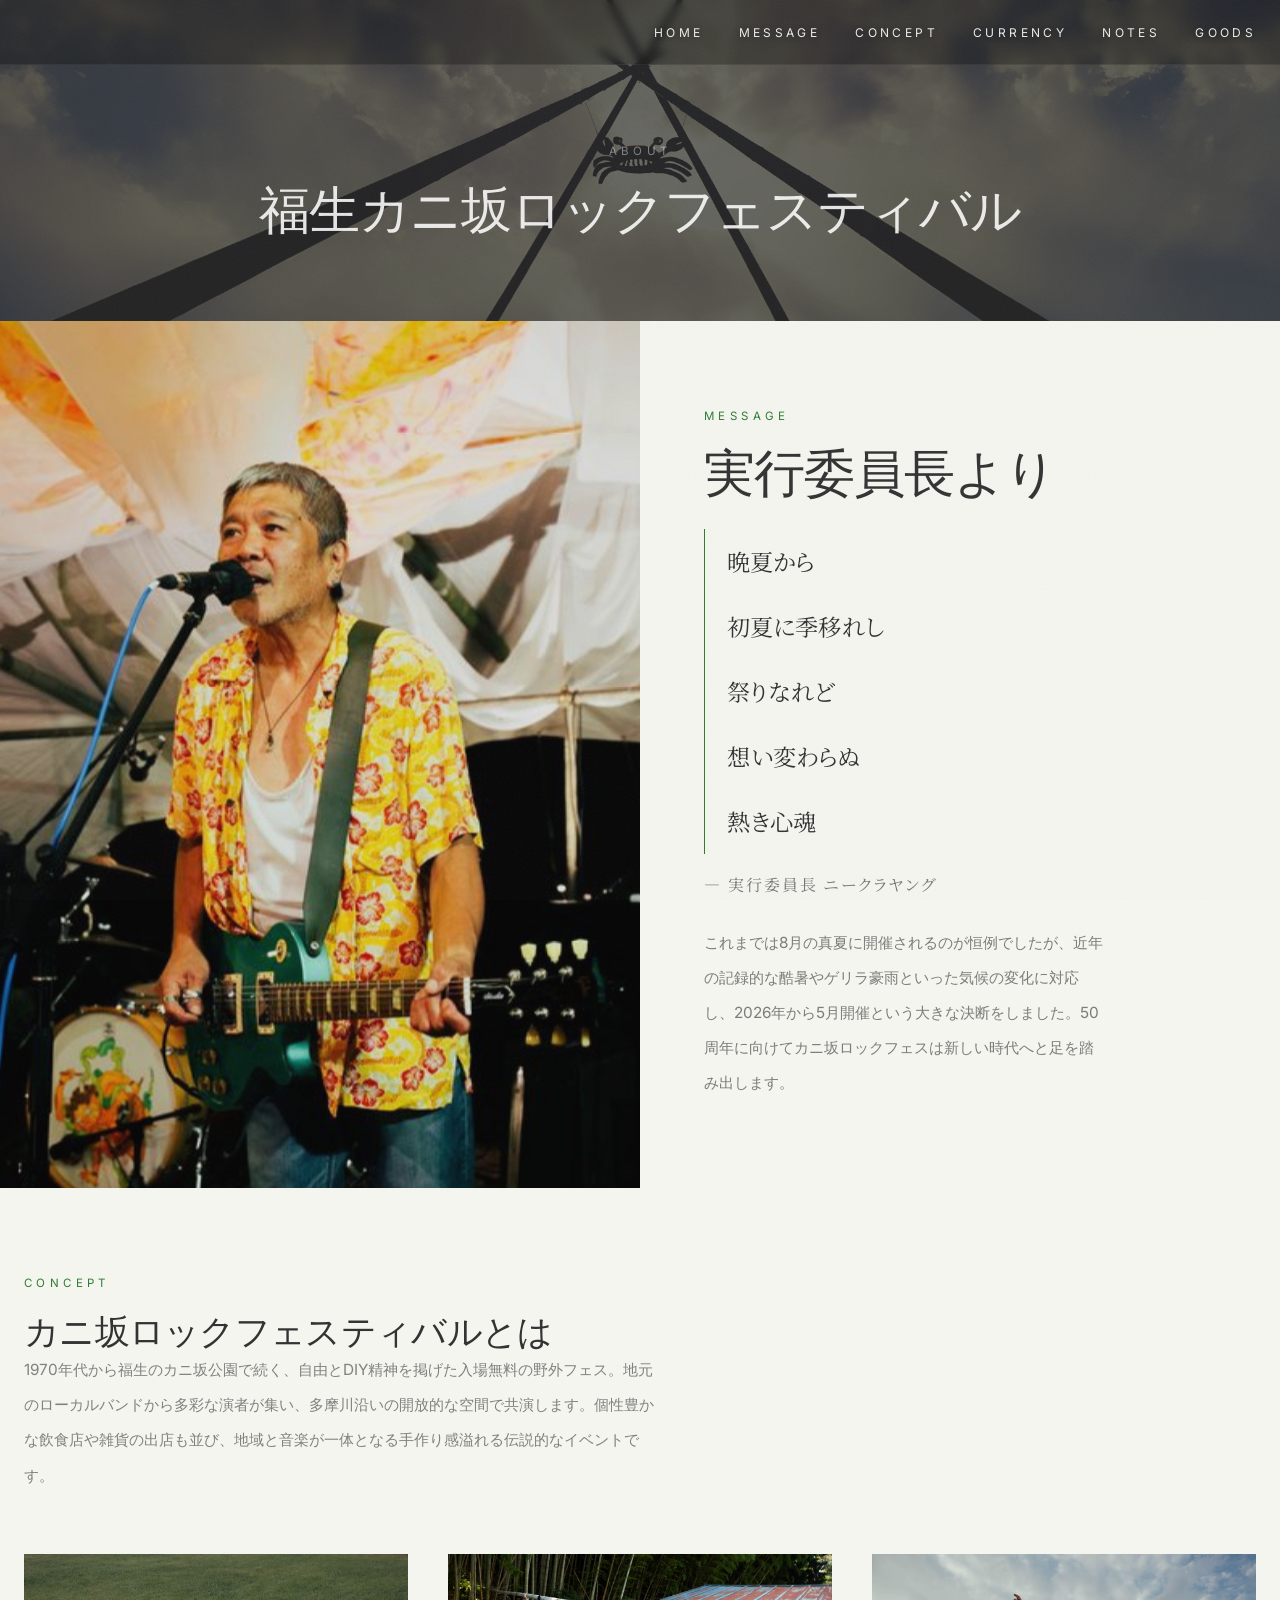
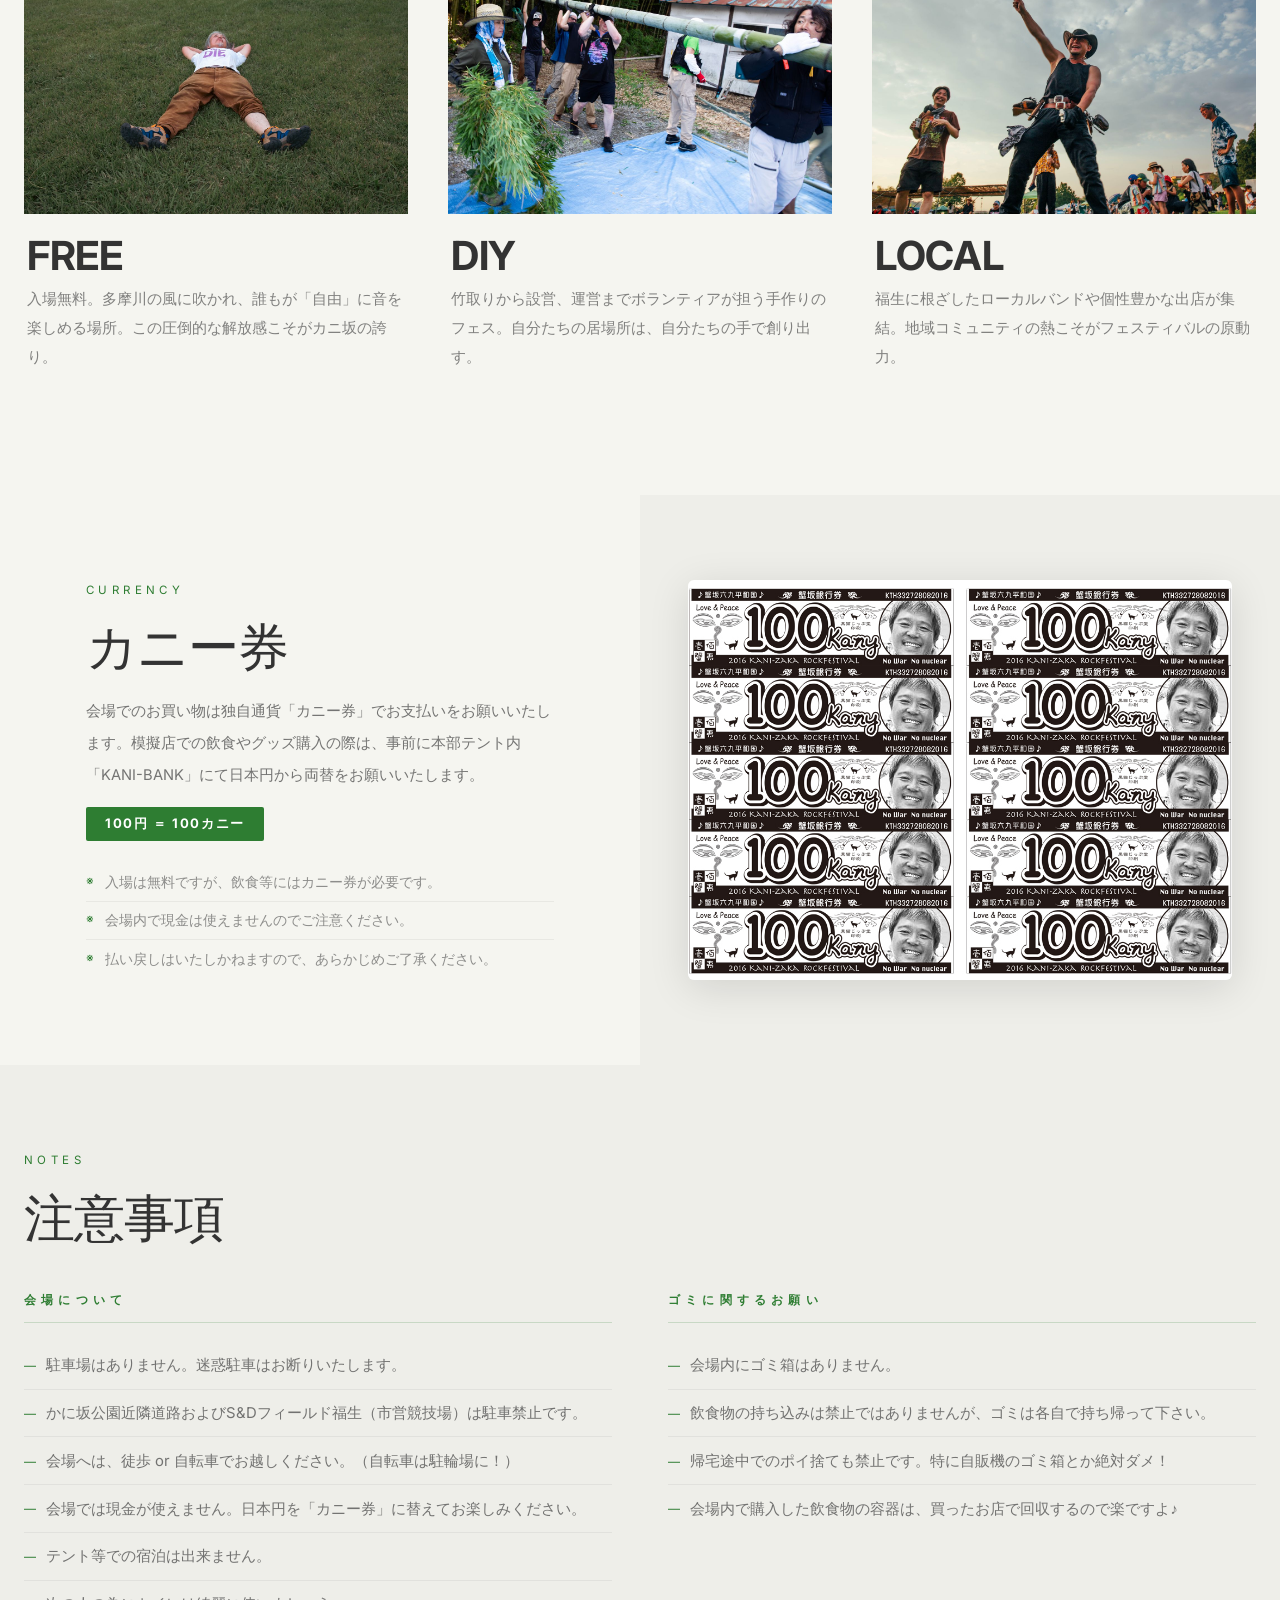
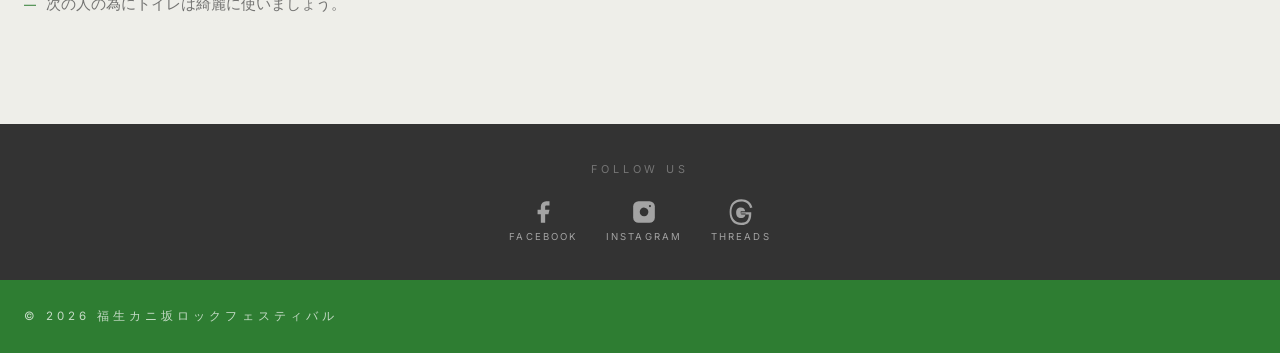
<file: about.html>
<!DOCTYPE html>
<html lang="ja">
<head>
  <meta charset="UTF-8">
  <meta name="viewport" content="width=device-width, initial-scale=1.0">
  <meta name="description" content="カニ坂ロックフェスティバルとは。1970年代から福生のカニ坂公園で続く、自由とDIY精神を掲げた入場無料の野外フェス。実行委員長メッセージ・フェスコンセプト・注意事項。">
  <meta property="og:title"       content="About — 福生カニ坂ロックフェスティバル 2026">
  <meta property="og:description" content="カニ坂ロックフェスティバルとは / 実行委員長より / 注意事項">
  <meta property="og:image"       content="images/kani.jpg">
  <title>About — 福生カニ坂ロックフェスティバル</title>

  <link rel="icon" href="favicon.ico" sizes="any">
  <link rel="icon" href="images/logo.png" type="image/png">

  <!-- Google tag (gtag.js) -->
  <script async src="https://www.googletagmanager.com/gtag/js?id=G-F64PRL9LPF"></script>
  <script>
    window.dataLayer = window.dataLayer || [];
    function gtag(){dataLayer.push(arguments);}
    gtag('js', new Date());
    gtag('config', 'G-F64PRL9LPF');
  </script>

  <link rel="preconnect" href="https://fonts.googleapis.com">
  <link rel="preconnect" href="https://fonts.gstatic.com" crossorigin>
  <link href="https://fonts.googleapis.com/css2?family=Inter:wght@300;400;500;600;700&family=Noto+Serif+JP:wght@400;700&display=swap" rel="stylesheet">

  <style>
    /* ═══ TOKENS ═══ */
    :root {
      --paper:   #F5F5F0;
      --paper2:  #EEEEE9;
      --ink:     #424242;
      --charcoal:#333333;
      --forest:  #2E7D32;
      --forest2: #388E3C;
      --ease-expo: cubic-bezier(0.22, 1, 0.36, 1);
    }

    /* ═══ RESET / BASE ═══ */
    *, *::before, *::after { box-sizing: border-box; margin: 0; padding: 0; }
    html { scroll-behavior: smooth; font-size: 16px; }
    body {
      font-family: 'Inter', 'Hiragino Kaku Gothic ProN', 'Hiragino Sans',
                   -apple-system, BlinkMacSystemFont, sans-serif;
      background: var(--paper);
      color: var(--ink);
      overflow-x: hidden;
      -webkit-font-smoothing: antialiased;
    }
    :lang(ja) { font-feature-settings: 'palt' 1; }
    a { text-decoration: none; color: inherit; }
    img { display: block; max-width: 100%; }
    ul { list-style: none; }

    ::-webkit-scrollbar { width: 3px; }
    ::-webkit-scrollbar-track { background: var(--paper); }
    ::-webkit-scrollbar-thumb { background: var(--forest); }

    /* ═══ GRAIN ═══ */
    #grain {
      position: fixed; inset: 0;
      width: 100vw; height: 100vh;
      pointer-events: none; z-index: 9999;
    }

    /* ═══ SCROLL REVEAL ═══ */
    .reveal {
      opacity: 0;
      transform: translateY(36px);
      transition: opacity 0.9s var(--ease-expo), transform 0.9s var(--ease-expo);
    }
    .reveal.visible       { opacity: 1; transform: none; }
    .reveal.d1.visible    { transition-delay: 0.12s; }
    .reveal.d2.visible    { transition-delay: 0.24s; }
    .reveal.d3.visible    { transition-delay: 0.36s; }

    /* ═══ LAYOUT ═══ */
    .container {
      max-width: 1280px;
      margin: 0 auto;
      padding: 0 1.5rem;
    }
    .eyebrow {
      display: block;
      font-size: 0.72rem;
      letter-spacing: 0.38em;
      text-transform: uppercase;
      color: var(--forest);
      margin-bottom: 1.2rem;
    }
    .section-heading {
      font-size: clamp(1.9rem, 4.5vw, 3.2rem);
      font-weight: 300;
      color: var(--charcoal);
      letter-spacing: -0.02em;
      line-height: 1.2;
    }

    /* ═══ SMART HEADER ═══ */
    .hdr {
      position: fixed;
      top: 0; left: 0; right: 0;
      z-index: 100;
      display: block;
      background: rgba(0,0,0,0.28);
      backdrop-filter: blur(4px);
      -webkit-backdrop-filter: blur(4px);
      transition: transform 0.42s var(--ease-expo), background-color 0.45s ease,
                  backdrop-filter 0.45s ease, border-color 0.45s ease;
      border-bottom: 1px solid rgba(255,255,255,0.06);
    }
    .hdr.scrolled {
      background: rgba(245,245,240,0.94);
      backdrop-filter: blur(18px);
      -webkit-backdrop-filter: blur(18px);
      border-bottom-color: rgba(66,66,66,0.08);
    }
    .hdr.hidden { transform: translateY(-110px); }

    .hdr-inner {
      max-width: 1280px;
      margin: 0 auto;
      padding: 0 1.5rem;
      width: 100%;
      height: 64px;
      display: flex;
      align-items: center;
      justify-content: space-between;
    }
    .hdr-brand {
      font-size: 0.75rem;
      letter-spacing: 0.38em;
      text-transform: uppercase;
      font-weight: 600;
      color: white;
      text-shadow: 0 1px 10px rgba(0,0,0,0.65);
      transition: color 0.45s ease, text-shadow 0.45s ease;
    }
    .hdr.scrolled .hdr-brand { color: var(--charcoal); text-shadow: none; }

    .hdr-nav { display: none; gap: 2.2rem; }
    .hdr-nav a {
      font-size: 0.75rem;
      letter-spacing: 0.28em;
      text-transform: uppercase;
      color: rgba(255,255,255,0.9);
      text-shadow: 0 1px 8px rgba(0,0,0,0.6);
      transition: color 0.3s ease, text-shadow 0.3s ease;
      position: relative;
    }
    .hdr-nav a::after {
      content: '';
      position: absolute;
      bottom: -2px; left: 0;
      height: 1px; width: 0;
      background: var(--forest);
      transition: width 0.32s var(--ease-expo);
    }
    .hdr-nav a:hover { color: var(--forest); }
    .hdr-nav a:hover::after { width: 100%; }
    .hdr.scrolled .hdr-nav a { color: rgba(66,66,66,0.65); text-shadow: none; }
    .hdr.scrolled .hdr-nav a:hover { color: var(--forest); }

    .hdr-ham {
      background: none; border: none; cursor: pointer;
      display: flex; flex-direction: column; gap: 6px; padding: 4px;
      color: white;
    }
    .hdr.scrolled .hdr-ham { color: var(--charcoal); }
    .hdr-ham span {
      display: block; width: 22px; height: 1.5px;
      background: currentColor;
      transition: transform 0.3s ease, opacity 0.3s ease;
      transform-origin: center;
    }
    .hdr-ham.open span:nth-child(1) { transform: translateY(7.5px) rotate(45deg); }
    .hdr-ham.open span:nth-child(2) { opacity: 0; }
    .hdr-ham.open span:nth-child(3) { transform: translateY(-7.5px) rotate(-45deg); }

    .hdr-mobile {
      max-height: 0; overflow: hidden;
      background: rgba(20,20,20,0.96);
      backdrop-filter: blur(16px);
      -webkit-backdrop-filter: blur(16px);
      border-top: 1px solid rgba(255,255,255,0.08);
      transition: max-height 0.4s var(--ease-expo);
    }
    .hdr.scrolled .hdr-mobile {
      background: rgba(245,245,240,0.98);
      border-top-color: rgba(66,66,66,0.08);
    }
    .hdr-mobile.open { max-height: 260px; }
    .hdr-mobile a {
      display: block; padding: 1rem 1.5rem;
      font-size: 0.82rem; letter-spacing: 0.24em; text-transform: uppercase;
      color: rgba(255,255,255,0.75);
      border-bottom: 1px solid rgba(255,255,255,0.07);
      transition: color 0.2s;
    }
    .hdr.scrolled .hdr-mobile a { color: rgba(66,66,66,0.72); border-bottom-color: rgba(66,66,66,0.07); }
    .hdr-mobile a:hover { color: var(--forest); }

    @media (min-width: 768px) {
      .hdr-nav  { display: flex; }
      .hdr-ham  { display: none !important; }
      .hdr-mobile { display: none !important; }
    }

    /* ═══ PAGE HERO (About) ═══ */
    .page-hero {
      position: relative;
      background: var(--charcoal);
      padding: 9rem 1.5rem 5rem;
      text-align: center;
      overflow: hidden;
    }
    .page-hero-bg {
      position: absolute;
      top: 0; left: 0; right: 0; bottom: 0;
      background-image: url('images/kani02.jpg');
      background-position: center 50%;
      background-size: cover;
      background-repeat: no-repeat;
      opacity: 0.28;
      z-index: 0;
    }
    .page-hero > *:not(.page-hero-bg) { position: relative; z-index: 1; }
    .page-hero .eyebrow { color: rgba(255,255,255,0.42); justify-content: center; display: block; }
    .page-hero h1 {
      font-size: clamp(1.35rem, 5vw, 3.2rem);
      font-weight: 300;
      letter-spacing: -0.02em;
      color: rgba(255,255,255,0.88);
      line-height: 1.25;
    }

    /* ═══ MESSAGE ═══ */
    .message {
      display: grid;
      grid-template-columns: 1fr;
      min-height: 82vh;
    }
    @media (min-width: 768px) {
      .message { grid-template-columns: 1fr 1fr; }
    }

    .msg-photo-col {
      position: relative;
      overflow: hidden;
      min-height: 56vw;
      order: 2;
    }
    @media (min-width: 768px) {
      .msg-photo-col { min-height: 0; order: 1; }
    }
    .msg-photo-wrap {
      position: absolute;
      left: 0; right: 0;
      top: -12%;
      height: 124%;
      will-change: transform;
    }
    .msg-photo-wrap img {
      width: 100%; height: 100%;
      object-fit: cover;
      object-position: top center;
    }
    .msg-photo-overlay {
      position: absolute; inset: 0;
      background: rgba(51,51,51,0.14);
    }

    .msg-text-col {
      background: var(--paper);
      display: flex;
      align-items: center;
      order: 1;
    }
    @media (min-width: 768px) { .msg-text-col { order: 2; } }
    .msg-text-inner {
      padding: 4.5rem 2rem 4.5rem;
      width: 100%;
      max-width: 520px;
    }
    @media (min-width: 768px) {
      .msg-text-inner {
        padding: 5.5rem 3.5rem 5.5rem clamp(2rem, 5vw, 5rem);
      }
    }
    .msg-poem {
      font-family: 'Noto Serif JP', 'Hiragino Mincho ProN', serif;
      font-size: clamp(1.1rem, 2.4vw, 1.45rem);
      line-height: 2.8;
      color: var(--charcoal);
      border-left: 1px solid var(--forest);
      padding-left: 1.4rem;
      margin: 0 0 1.2rem;
    }
    .msg-attr {
      font-size: 1rem;
      letter-spacing: 0.12em;
      color: rgba(66,66,66,0.72);
      font-family: 'Noto Serif JP', serif;
      margin-bottom: 1.8rem;
    }
    .msg-body {
      font-size: 0.96rem;
      line-height: 2.28;
      color: rgba(66,66,66,0.68);
    }

    @media (max-width: 767px) {
      .msg-photo-col { min-height: 72vw; }
      .msg-text-inner { padding: 3rem 1.2rem 3rem; }
      .msg-poem { font-size: clamp(1rem, 4.5vw, 1.2rem); line-height: 2.5; }
    }

    /* ═══ CONCEPT / ABOUT ═══ */
    .concept {
      background: var(--paper);
      padding: 5.5rem 0 6rem;
    }
    @media (max-width: 767px) {
      .concept { padding: 3.5rem 0 3rem; }
    }
    .concept-header {
      margin-bottom: 3.8rem;
      max-width: 640px;
    }
    .concept-intro {
      font-size: 0.96rem;
      line-height: 2.3;
      color: rgba(66,66,66,0.65);
    }
    .concept-grid {
      display: grid;
      grid-template-columns: 1fr;
      gap: 2rem;
    }
    @media (min-width: 640px) {
      .concept-grid { grid-template-columns: repeat(3, 1fr); gap: 2.5rem; }
    }
    .concept-card { cursor: pointer; overflow: hidden; }
    .concept-card-img-wrap {
      position: relative;
      overflow: hidden;
      height: 260px;
    }
    .concept-card-img {
      width: 100%; height: 100%;
      object-fit: cover;
      display: block;
      transition: transform 0.75s var(--ease-expo), opacity 0.5s ease;
    }
    .concept-card:hover .concept-card-img { transform: scale(1.07); opacity: 0.9; }
    .concept-card-tint {
      position: absolute; inset: 0;
      background: var(--forest);
      opacity: 0;
      transition: opacity 0.42s ease;
    }
    .concept-card:hover .concept-card-tint { opacity: 0.11; }
    .concept-card-body { padding: 1.4rem 0.2rem 1.6rem; }
    .concept-kw {
      font-size: clamp(1.8rem, 5vw, 2.5rem);
      font-weight: 700;
      letter-spacing: -0.01em;
      color: var(--charcoal);
      display: block;
      margin-bottom: 0.55rem;
      line-height: 1;
      transition: color 0.32s var(--ease-expo), transform 0.32s var(--ease-expo);
    }
    .concept-card:hover .concept-kw { color: var(--forest); transform: translateX(5px); }
    .concept-card-text {
      font-size: 0.93rem;
      line-height: 1.95;
      color: rgba(66,66,66,0.65);
    }
    .concept-card-rule {
      height: 1px;
      background: var(--forest);
      transform: scaleX(0);
      transform-origin: left;
      transition: transform 0.38s var(--ease-expo);
    }
    .concept-card:hover .concept-card-rule { transform: scaleX(1); }

    /* ═══ CURRENCY ═══ */
    .currency {
      background: var(--paper);
      display: grid;
      grid-template-columns: 1fr 1fr;
    }
    @media (max-width: 767px) {
      .currency { grid-template-columns: 1fr; }
    }
    .currency-text-col {
      background: var(--paper);
    }
    .currency-text-inner {
      padding: 4.5rem 2rem 4.5rem;
      max-width: 580px;
      margin: 0 auto;
    }
    @media (min-width: 768px) {
      .currency-text-inner { padding: 5.5rem 3.5rem 5.5rem; }
    }
    .currency-text-inner p {
      font-size: 0.92rem;
      line-height: 2.15;
      color: rgba(66,66,66,0.72);
      margin-top: 1.2rem;
    }
    .currency-text-inner ul {
      list-style: none;
      padding: 0;
      margin-top: 1.4rem;
    }
    .currency-text-inner ul li {
      font-size: 0.85rem;
      line-height: 1.8;
      color: rgba(66,66,66,0.58);
      padding: 0.4rem 0 0.4rem 1.2rem;
      border-bottom: 1px solid rgba(66,66,66,0.07);
      position: relative;
    }
    .currency-text-inner ul li:last-child { border-bottom: none; }
    .currency-text-inner ul li::before {
      content: '※';
      position: absolute;
      left: 0;
      color: var(--forest);
      font-size: 0.75rem;
    }
    .currency-photo-col {
      background: var(--paper2);
      display: flex;
      align-items: center;
      justify-content: center;
    }
    .currency-photo-wrap {
      width: 100%;
      padding: 2.5rem 2rem;
    }
    @media (min-width: 768px) {
      .currency-photo-wrap { padding: 4rem 3rem; }
    }
    .currency-photo-wrap img {
      width: 100%;
      height: auto;
      display: block;
      border-radius: 6px;
      box-shadow: 0 8px 40px rgba(0,0,0,0.12);
    }
    .currency-rate {
      display: inline-block;
      margin-top: 1rem;
      padding: 0.5rem 1.2rem;
      background: var(--forest);
      color: #fff;
      font-size: 0.82rem;
      font-weight: 700;
      letter-spacing: 0.12em;
      border-radius: 2px;
    }

    /* ═══ NOTES ═══ */
    .notes {
      background: var(--paper2);
      padding: 5.5rem 0 6rem;
    }
    .notes-grid {
      display: grid;
      grid-template-columns: 1fr;
      gap: 2.8rem;
    }
    @media (min-width: 768px) {
      .notes-grid { grid-template-columns: repeat(2, 1fr); gap: 3.5rem; }
    }
    .notes-block-title {
      display: block;
      font-size: 0.74rem;
      letter-spacing: 0.44em;
      text-transform: uppercase;
      color: var(--forest);
      font-weight: 600;
      margin-bottom: 1.2rem;
      padding-bottom: 0.8rem;
      border-bottom: 1px solid rgba(46,125,50,0.2);
    }
    .notes-block ul { list-style: none; padding: 0; }
    .notes-block li {
      font-size: 0.93rem;
      line-height: 1.75;
      color: rgba(66,66,66,0.72);
      padding: 0.65rem 0 0.65rem 1.4rem;
      border-bottom: 1px solid rgba(66,66,66,0.07);
      position: relative;
    }
    .notes-block li:last-child { border-bottom: none; }
    .notes-block li::before {
      content: '—';
      position: absolute;
      left: 0;
      color: var(--forest);
      font-size: 0.75rem;
      top: 0.82rem;
    }
    @media (max-width: 767px) {
      .notes { padding: 4rem 0 4.5rem; }
      .notes-grid { gap: 2.2rem; }
      .notes-block li { font-size: 0.88rem; }
    }

    /* ═══ FOOTER ═══ */
    .site-footer {
      background: var(--forest);
      padding: 1.8rem 1.5rem;
      display: flex;
      flex-direction: column;
      align-items: center;
      gap: 1rem;
    }
    @media (min-width: 640px) {
      .site-footer { flex-direction: row; justify-content: space-between; }
    }
    .footer-copy {
      font-size: 0.72rem;
      letter-spacing: 0.35em;
      text-transform: uppercase;
      color: rgba(255,255,255,0.72);
    }

    /* ═══ SNS BAR ═══ */
    .sns-bar {
      background: var(--charcoal);
      padding: 2.4rem 1.5rem;
      display: flex;
      flex-direction: column;
      align-items: center;
      gap: 1.4rem;
    }
    .sns-bar-label {
      font-size: 0.68rem;
      letter-spacing: 0.36em;
      text-transform: uppercase;
      color: rgba(255,255,255,0.32);
    }
    .sns-links {
      display: flex;
      align-items: center;
      gap: 1.8rem;
    }
    .sns-link {
      display: flex;
      flex-direction: column;
      align-items: center;
      gap: 0.4rem;
      color: rgba(255,255,255,0.55);
      transition: color 0.25s ease, transform 0.25s ease;
    }
    .sns-link:hover { color: rgba(255,255,255,0.95); transform: translateY(-3px); }
    .sns-link svg { width: 26px; height: 26px; fill: currentColor; }
    .sns-link span {
      font-size: 0.6rem;
      letter-spacing: 0.22em;
      text-transform: uppercase;
    }

    /* ═══ MOBILE ═══ */
    @media (max-width: 767px) {
      .container { padding: 0 1rem; }
      .hdr-inner { height: 52px; }
    }
  </style>
</head>
<body>

  <!-- GRAIN -->
  <svg id="grain" xmlns="http://www.w3.org/2000/svg" aria-hidden="true">
    <filter id="gf">
      <feTurbulence type="fractalNoise" baseFrequency="0.64" numOctaves="3" stitchTiles="stitch"/>
      <feColorMatrix type="saturate" values="0"/>
    </filter>
    <rect width="100%" height="100%" filter="url(#gf)" opacity="0.034"/>
  </svg>

  <!-- HEADER -->
  <header class="hdr" id="hdr">
    <div class="hdr-inner">
      <a href="index.html" class="hdr-brand"></a>
      <nav class="hdr-nav">
        <a href="index.html">Home</a>
        <a href="#message">Message</a>
        <a href="#concept">Concept</a>
        <a href="#currency">Currency</a>
        <a href="#notes">Notes</a>
        <a href="goods.html">Goods</a>
      </nav>
      <button class="hdr-ham" id="hdrHam" aria-label="メニューを開く">
        <span></span><span></span><span></span>
      </button>
    </div>
    <nav class="hdr-mobile" id="hdrMobile">
      <a href="index.html">Home</a>
      <a href="#message">Message</a>
      <a href="#concept">Concept</a>
      <a href="#currency">Currency</a>
      <a href="#notes">Notes</a>
      <a href="goods.html">Goods</a>
    </nav>
  </header>

  <main>

    <!-- PAGE HERO -->
    <div class="page-hero">
      <div class="page-hero-bg"></div>
      <span class="eyebrow">About</span>
      <h1>福生カニ坂ロックフェスティバル</h1>
    </div>

    <!-- ═══ MESSAGE ═══ -->
    <section id="message" class="message">

      <div class="msg-photo-col">
        <div class="msg-photo-wrap" id="msgPhotoWrap">
          <img src="images/slogan.jpg" alt="実行委員長 ニークラヤング" loading="lazy">
          <div class="msg-photo-overlay"></div>
        </div>
      </div>

      <div class="msg-text-col">
        <div class="msg-text-inner">
          <span class="eyebrow reveal">Message</span>
          <h2 class="section-heading reveal d1" style="margin-bottom:1.6rem">実行委員長より</h2>
          <blockquote class="msg-poem reveal d2">
            晩夏から<br>
            初夏に季移れし<br>
            祭りなれど<br>
            想い変わらぬ<br>
            熱き心魂
          </blockquote>
          <p class="msg-attr reveal d2">— 実行委員長 ニークラヤング</p>
          <p class="msg-body reveal d3">
            これまでは8月の真夏に開催されるのが恒例でしたが、近年の記録的な酷暑やゲリラ豪雨といった気候の変化に対応し、2026年から5月開催という大きな決断をしました。50周年に向けてカニ坂ロックフェスは新しい時代へと足を踏み出します。
          </p>
        </div>
      </div>

    </section>

    <!-- ═══ CONCEPT ═══ -->
    <section id="concept" class="concept">
      <div class="container">

        <div class="concept-header">
          <span class="eyebrow reveal">Concept</span>
          <h2 class="section-heading reveal d1" style="font-size:clamp(1.4rem,3.2vw,2.2rem)">カニ坂ロックフェスティバルとは</h2>
          <p class="concept-intro reveal d2">
            1970年代から福生のカニ坂公園で続く、自由とDIY精神を掲げた入場無料の野外フェス。地元のローカルバンドから多彩な演者が集い、多摩川沿いの開放的な空間で共演します。個性豊かな飲食店や雑貨の出店も並び、地域と音楽が一体となる手作り感溢れる伝説的なイベントです。
          </p>
        </div>

        <div class="concept-grid">

          <div class="concept-card reveal">
            <div class="concept-card-img-wrap">
              <img src="images/concept-free.jpg" alt="" loading="lazy" class="concept-card-img">
              <div class="concept-card-tint"></div>
            </div>
            <div class="concept-card-body">
              <span class="concept-kw">FREE</span>
              <p class="concept-card-text">入場無料。多摩川の風に吹かれ、誰もが「自由」に音を楽しめる場所。この圧倒的な解放感こそがカニ坂の誇り。</p>
            </div>
            <div class="concept-card-rule"></div>
          </div>

          <div class="concept-card reveal d1">
            <div class="concept-card-img-wrap">
              <img src="images/concept-diy.jpg" alt="" loading="lazy" class="concept-card-img">
              <div class="concept-card-tint"></div>
            </div>
            <div class="concept-card-body">
              <span class="concept-kw">DIY</span>
              <p class="concept-card-text">竹取りから設営、運営までボランティアが担う手作りのフェス。自分たちの居場所は、自分たちの手で創り出す。</p>
            </div>
            <div class="concept-card-rule"></div>
          </div>

          <div class="concept-card reveal d2">
            <div class="concept-card-img-wrap">
              <img src="images/concept-local.jpg" alt="" loading="lazy" class="concept-card-img">
              <div class="concept-card-tint"></div>
            </div>
            <div class="concept-card-body">
              <span class="concept-kw">LOCAL</span>
              <p class="concept-card-text">福生に根ざしたローカルバンドや個性豊かな出店が集結。地域コミュニティの熱こそがフェスティバルの原動力。</p>
            </div>
            <div class="concept-card-rule"></div>
          </div>

        </div>
      </div>
    </section>

    <!-- ═══ CURRENCY ═══ -->
    <section id="currency" class="currency">

      <div class="currency-text-col">
        <div class="currency-text-inner">
          <span class="eyebrow reveal">Currency</span>
          <h2 class="section-heading reveal d1">カニー券</h2>
          <p class="reveal d2">
            会場でのお買い物は独自通貨「カニー券」でお支払いをお願いいたします。模擬店での飲食やグッズ購入の際は、事前に本部テント内「KANI-BANK」にて日本円から両替をお願いいたします。
          </p>
          <span class="currency-rate reveal d2">100円 ＝ 100カニー</span>
          <ul class="reveal d3">
            <li>入場は無料ですが、飲食等にはカニー券が必要です。</li>
            <li>会場内で現金は使えませんのでご注意ください。</li>
            <li>払い戻しはいたしかねますので、あらかじめご了承ください。</li>
          </ul>
        </div>
      </div>

      <div class="currency-photo-col">
        <div class="currency-photo-wrap">
          <img src="images/kanny.jpg" alt="カニー券" loading="lazy">
        </div>
      </div>

    </section>

    <!-- ═══ NOTES ═══ -->
    <section id="notes" class="notes">
      <div class="container">
        <span class="eyebrow reveal">Notes</span>
        <h2 class="section-heading reveal d1" style="margin-bottom:2.8rem">注意事項</h2>

        <div class="notes-grid">

          <div class="notes-block reveal d1">
            <span class="notes-block-title">会場について</span>
            <ul>
              <li>駐車場はありません。迷惑駐車はお断りいたします。</li>
              <li>かに坂公園近隣道路およびS&Dフィールド福生（市営競技場）は駐車禁止です。</li>
              <li>会場へは、徒歩 or 自転車でお越しください。（自転車は駐輪場に！）</li>
              <li>会場では現金が使えません。日本円を「カニー券」に替えてお楽しみください。</li>
              <li>テント等での宿泊は出来ません。</li>
              <li>次の人の為にトイレは綺麗に使いましょう。</li>
            </ul>
          </div>

          <div class="notes-block reveal d2">
            <span class="notes-block-title">ゴミに関するお願い</span>
            <ul>
              <li>会場内にゴミ箱はありません。</li>
              <li>飲食物の持ち込みは禁止ではありませんが、ゴミは各自で持ち帰って下さい。</li>
              <li>帰宅途中でのポイ捨ても禁止です。特に自販機のゴミ箱とか絶対ダメ！</li>
              <li>会場内で購入した飲食物の容器は、買ったお店で回収するので楽ですよ♪</li>
            </ul>
          </div>

        </div>
      </div>
    </section>

  </main>

  <!-- SNS BAR -->
  <div class="sns-bar">
    <p class="sns-bar-label">Follow Us</p>
    <div class="sns-links">
      <!-- Facebook -->
      <a href="https://www.facebook.com/KanizakaRockFestival" target="_blank" rel="noopener noreferrer" class="sns-link" aria-label="Facebook">
        <svg viewBox="0 0 24 24" xmlns="http://www.w3.org/2000/svg"><path d="M18 2h-3a5 5 0 0 0-5 5v3H7v4h3v8h4v-8h3l1-4h-4V7a1 1 0 0 1 1-1h3z"/></svg>
        <span>Facebook</span>
      </a>
      <!-- Instagram -->
      <a href="https://www.instagram.com/fussakanizaka/" target="_blank" rel="noopener noreferrer" class="sns-link" aria-label="Instagram">
        <svg viewBox="0 0 24 24" xmlns="http://www.w3.org/2000/svg"><rect x="2" y="2" width="20" height="20" rx="5" ry="5"/><path d="M16 11.37A4 4 0 1 1 12.63 8 4 4 0 0 1 16 11.37z" style="fill:var(--charcoal)"/><line x1="17.5" y1="6.5" x2="17.51" y2="6.5" stroke="var(--charcoal)" stroke-width="2" stroke-linecap="round"/></svg>
        <span>Instagram</span>
      </a>
      <!-- Threads -->
      <a href="https://www.threads.com/@fussakanizaka" target="_blank" rel="noopener noreferrer" class="sns-link" aria-label="Threads">
        <svg viewBox="0 0 24 24" xmlns="http://www.w3.org/2000/svg"><path d="M12.186 24h-.007c-3.581-.024-6.334-1.205-8.184-3.509C2.35 18.44 1.5 15.586 1.5 12.068c0-3.516.85-6.371 2.495-8.424C5.845 1.34 8.6.16 12.18.136h.014c2.733.02 5.036.738 6.845 2.135 1.712 1.32 2.89 3.188 3.503 5.552l-2.184.533c-.469-1.865-1.377-3.355-2.701-4.428-1.368-1.106-3.17-1.67-5.465-1.685-2.803.019-5.027.924-6.613 2.69C4.035 6.69 3.17 9.123 3.17 12.068c0 2.948.865 5.38 2.412 7.14 1.587 1.766 3.81 2.671 6.613 2.69 2.52.016 4.363-.669 5.474-2.037.992-1.22 1.538-3.064 1.538-5.261v-.33h-6.997v-2.02h9.23v2.02c0 2.866-.738 5.24-2.137 6.869C17.82 23.1 15.408 24 12.186 24Zm3.677-12.74c-.208-2.198-1.703-3.508-4.02-3.5-1.34.004-2.451.46-3.21 1.319-.758.857-1.13 2.084-1.104 3.645.026 1.553.432 2.768 1.208 3.611.758.823 1.866 1.241 3.293 1.241.027 0 .054 0 .08-.001 1.424-.018 2.487-.418 3.162-1.188.604-.69.943-1.69 1.008-2.974h-4.553v-2.032h5.136v-.121Z"/></svg>
        <span>Threads</span>
      </a>
    </div>
  </div>

  <!-- FOOTER -->
  <footer class="site-footer" role="contentinfo">
    <p class="footer-copy">© 2026 福生カニ坂ロックフェスティバル</p>
  </footer>

  <script>
  (function () {
    'use strict';
    var rafPending = false;

    /* ── SMART HEADER ── */
    var hdr        = document.getElementById('hdr');
    var lastScrollY = 0;
    var hdrVisible  = true;

    function updateHeader() {
      var y = window.scrollY;
      if (y > 60 && !hdr.classList.contains('scrolled')) hdr.classList.add('scrolled');
      if (y <= 60 && hdr.classList.contains('scrolled'))  hdr.classList.remove('scrolled');
      if (y > lastScrollY + 6 && hdrVisible && y > 120) {
        hdr.classList.add('hidden'); hdrVisible = false;
      } else if (y < lastScrollY - 6 && !hdrVisible) {
        hdr.classList.remove('hidden'); hdrVisible = true;
      }
      lastScrollY = y;
    }
    /* ── HAMBURGER ── */
    var ham    = document.getElementById('hdrHam');
    var mobile = document.getElementById('hdrMobile');
    ham.addEventListener('click', function () {
      var open = mobile.classList.toggle('open');
      ham.classList.toggle('open', open);
      ham.setAttribute('aria-label', open ? 'メニューを閉じる' : 'メニューを開く');
    });
    mobile.querySelectorAll('a').forEach(function (a) {
      a.addEventListener('click', function () {
        mobile.classList.remove('open');
        ham.classList.remove('open');
      });
    });

    /* ── SCROLL REVEAL ── */
    var reveals = Array.from(document.querySelectorAll('.reveal'));
    var io = new IntersectionObserver(function (entries) {
      entries.forEach(function (e) {
        if (e.isIntersecting) { e.target.classList.add('visible'); io.unobserve(e.target); }
      });
    }, { threshold: 0.08 });
    reveals.forEach(function (el) { io.observe(el); });

    /* ── PARALLAX ── */
    var msgWrap   = document.getElementById('msgPhotoWrap');
    var heroBg    = document.querySelector('.page-hero-bg');
    function applyParallax() {
      var y = window.scrollY;
      /* Hero background — background-position をずらしてパララックス */
      if (heroBg) {
        heroBg.style.backgroundPositionY = 'calc(50% + ' + (y * 0.3) + 'px)';
      }
      /* Message photo */
      if (msgWrap) {
        var r = msgWrap.parentElement.getBoundingClientRect();
        msgWrap.style.transform = 'translateY(' + (-r.top * 0.12) + 'px)';
      }
    }
    /* スクロールリスナーを1本化して rafPending を共有 */
    window.addEventListener('scroll', function () {
      if (!rafPending) {
        rafPending = true;
        requestAnimationFrame(function () {
          updateHeader();
          applyParallax();
          rafPending = false;
        });
      }
    }, { passive: true });
    updateHeader();
    applyParallax();

  }());
  </script>

</body>
</html>
</file>
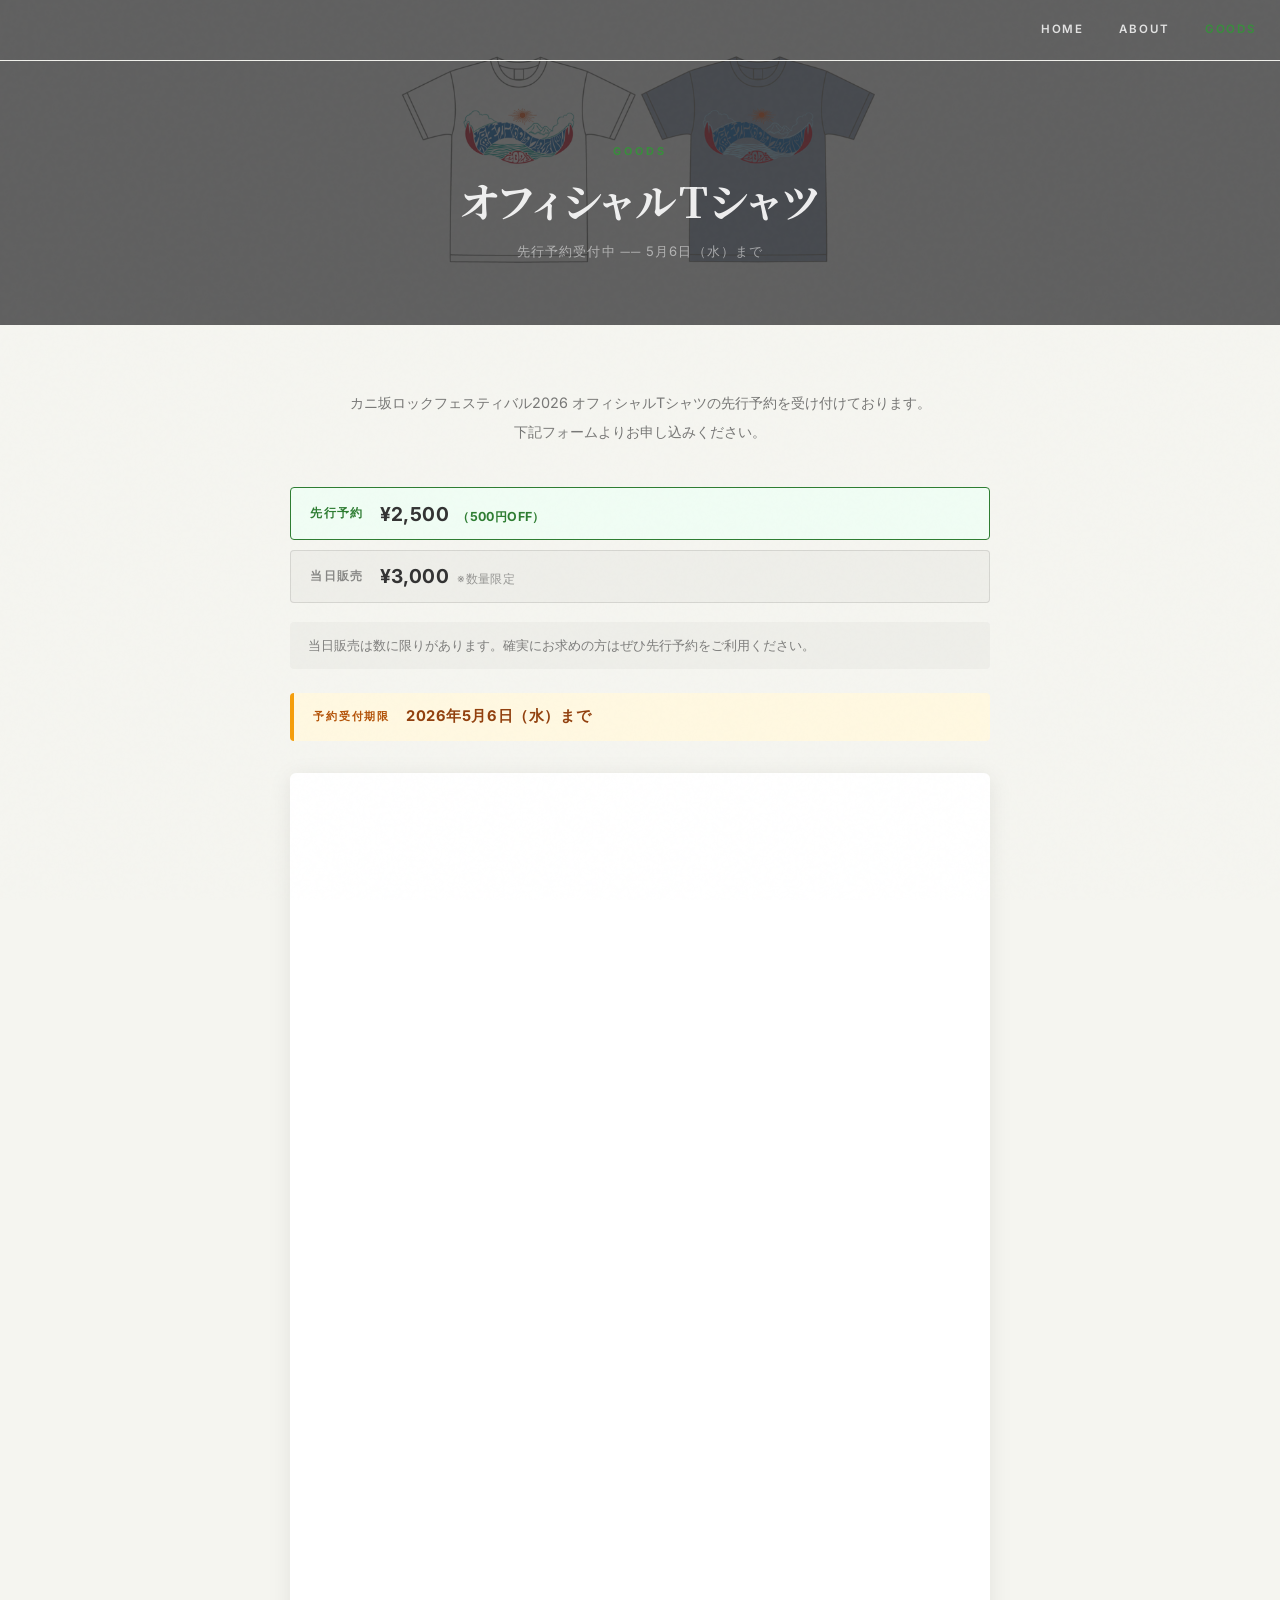
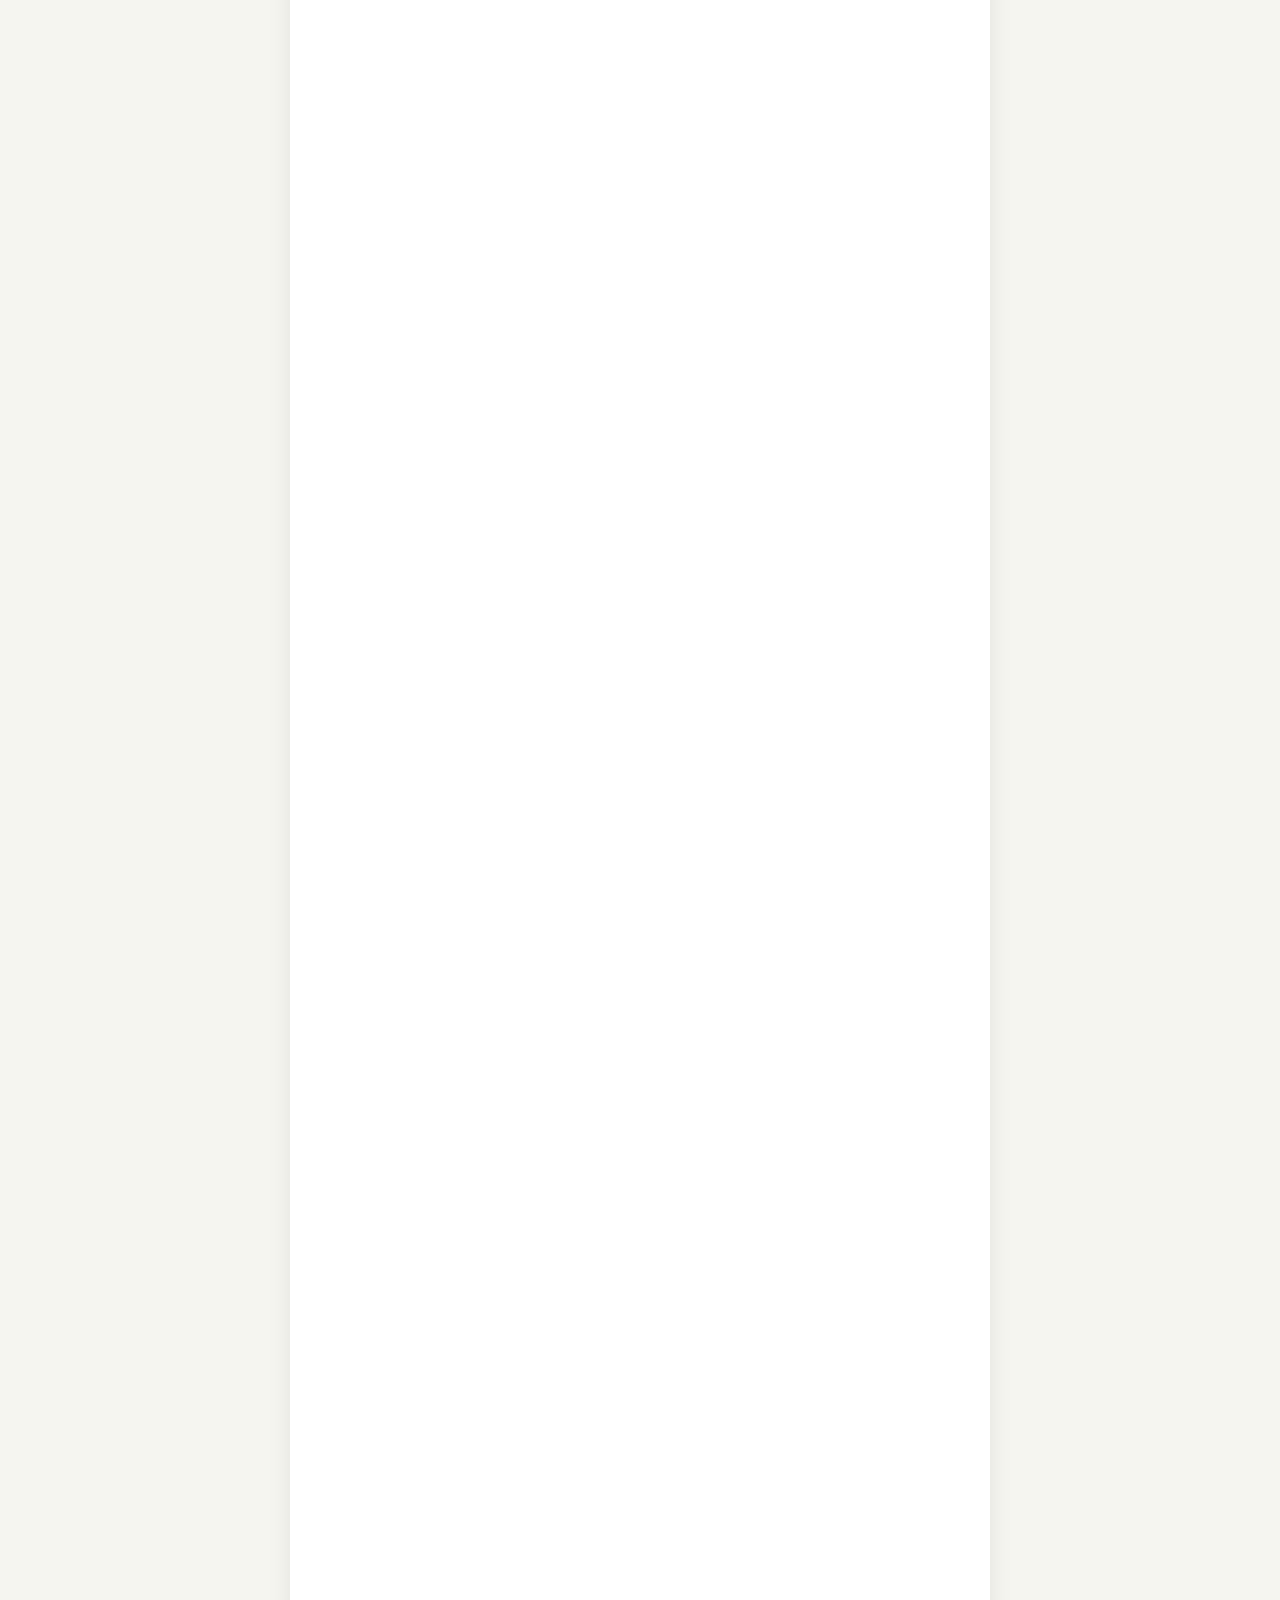
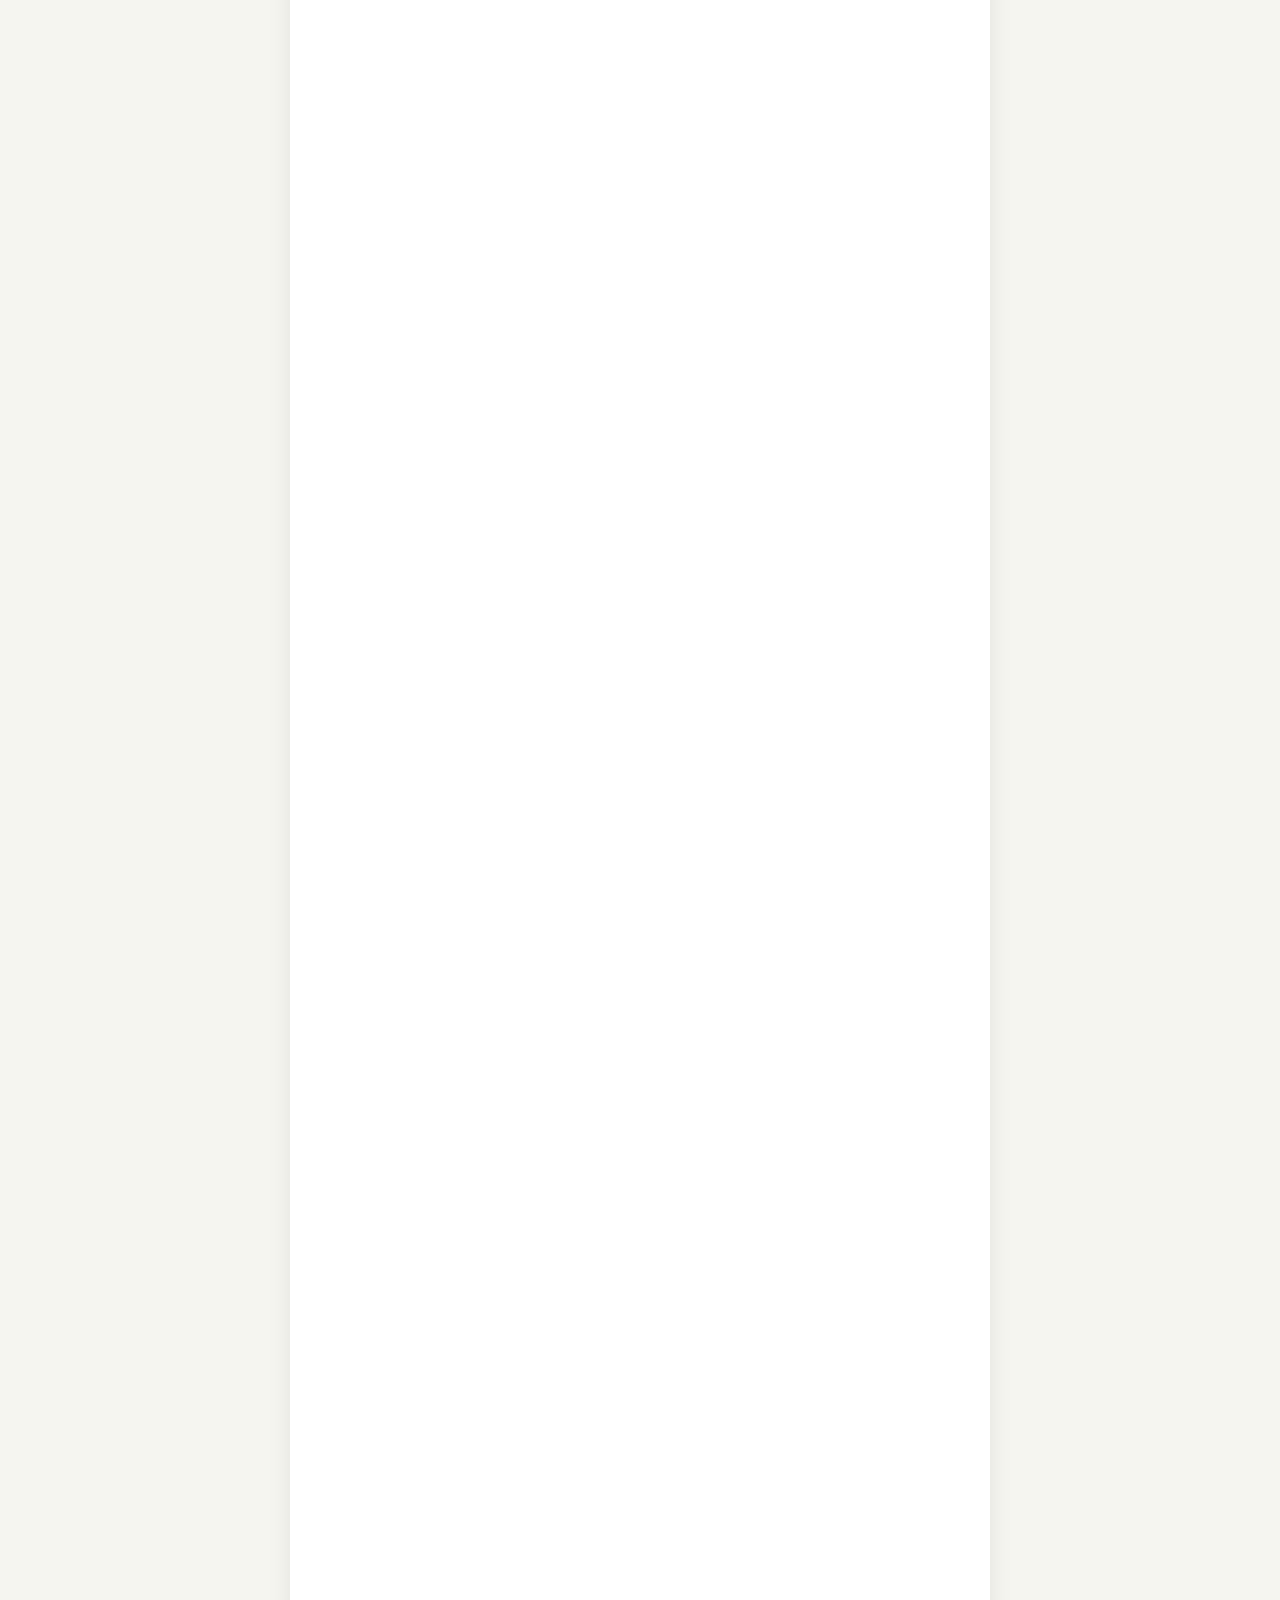
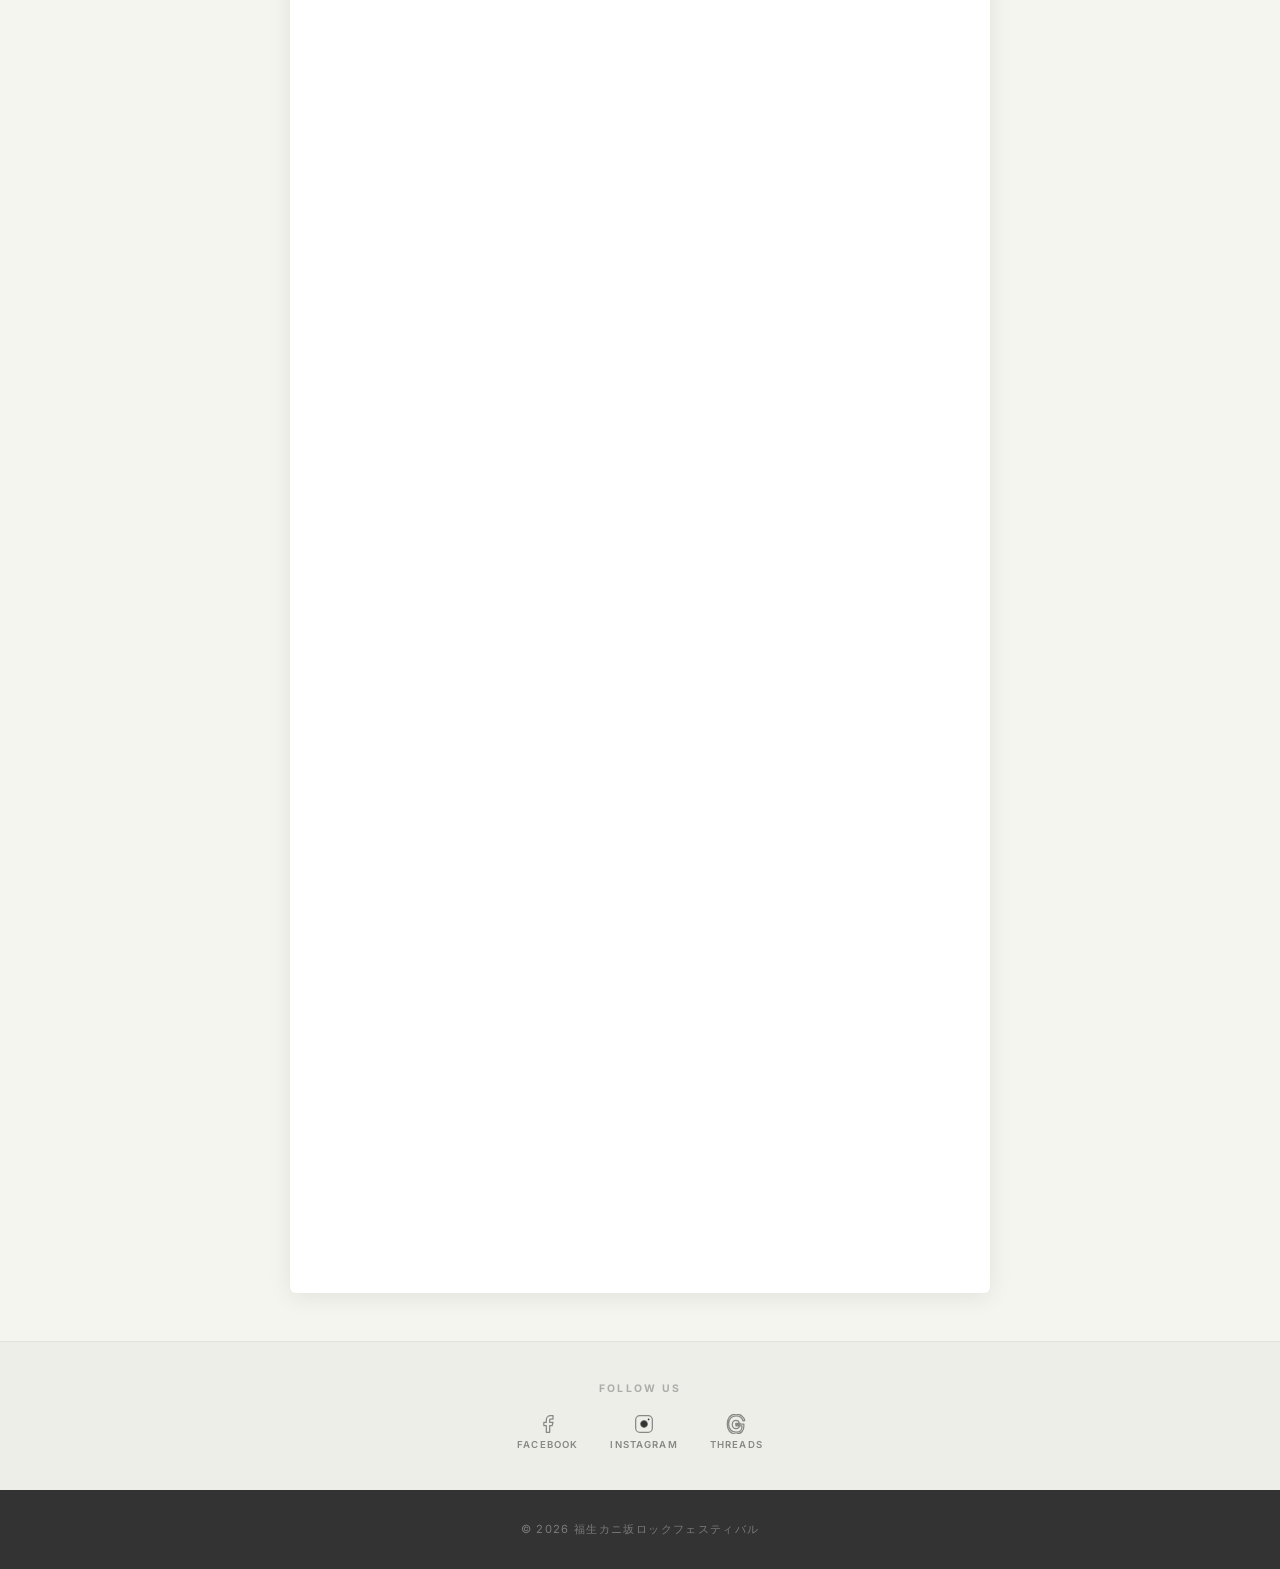
<file: goods.html>
<!DOCTYPE html>
<html lang="ja">
<head>
  <meta charset="UTF-8">
  <meta name="viewport" content="width=device-width, initial-scale=1.0">
  <meta name="description" content="福生カニ坂ロックフェスティバル2026 オフィシャルTシャツ先行予約フォーム。">
  <meta property="og:title"       content="Goods — 福生カニ坂ロックフェスティバル 2026">
  <meta property="og:description" content="オフィシャルTシャツ先行予約受付中">
  <meta property="og:image"       content="images/official-t.jpg">
  <title>Goods — 福生カニ坂ロックフェスティバル</title>

  <link rel="icon" href="favicon.ico" sizes="any">
  <link rel="icon" href="images/logo.png" type="image/png">

  <!-- Google tag (gtag.js) -->
  <script async src="https://www.googletagmanager.com/gtag/js?id=G-F64PRL9LPF"></script>
  <script>
    window.dataLayer = window.dataLayer || [];
    function gtag(){dataLayer.push(arguments);}
    gtag('js', new Date());
    gtag('config', 'G-F64PRL9LPF');
  </script>

  <link rel="preconnect" href="https://fonts.googleapis.com">
  <link rel="preconnect" href="https://fonts.gstatic.com" crossorigin>
  <link href="https://fonts.googleapis.com/css2?family=Inter:wght@300;400;500;600;700&family=Noto+Serif+JP:wght@400;700&display=swap" rel="stylesheet">

  <style>
    /* ═══ TOKENS ═══ */
    :root {
      --paper:   #F5F5F0;
      --paper2:  #EEEEE9;
      --ink:     #424242;
      --charcoal:#333333;
      --forest:  #2E7D32;
      --forest2: #388E3C;
      --ease-expo: cubic-bezier(0.22, 1, 0.36, 1);
    }

    /* ═══ RESET / BASE ═══ */
    *, *::before, *::after { box-sizing: border-box; margin: 0; padding: 0; }
    html { scroll-behavior: smooth; font-size: 16px; }
    body {
      font-family: 'Inter', 'Hiragino Kaku Gothic ProN', 'Hiragino Sans',
                   -apple-system, BlinkMacSystemFont, sans-serif;
      background: var(--paper);
      color: var(--ink);
      overflow-x: hidden;
      -webkit-font-smoothing: antialiased;
    }
    :lang(ja) { font-feature-settings: 'palt' 1; }
    a { text-decoration: none; color: inherit; }
    img { display: block; max-width: 100%; }

    ::-webkit-scrollbar { width: 3px; }
    ::-webkit-scrollbar-track { background: var(--paper); }
    ::-webkit-scrollbar-thumb { background: var(--forest); }

    /* ═══ GRAIN ═══ */
    body::before {
      content: '';
      position: fixed; inset: 0; pointer-events: none; z-index: 9999;
      background-image: url("data:image/svg+xml,%3Csvg viewBox='0 0 200 200' xmlns='http://www.w3.org/2000/svg'%3E%3Cfilter id='n'%3E%3CfeTurbulence type='fractalNoise' baseFrequency='0.75' numOctaves='4' stitchTiles='stitch'/%3E%3C/filter%3E%3Crect width='100%25' height='100%25' filter='url(%23n)' opacity='0.03'/%3E%3C/svg%3E");
      opacity: 0.4;
    }

    /* ═══ HEADER ═══ */
    .hdr {
      position: fixed; top: 0; left: 0; right: 0; z-index: 100;
      transition: background 0.35s, box-shadow 0.35s, transform 0.35s var(--ease-expo);
    }
    .hdr-inner {
      display: flex; align-items: center; justify-content: flex-end;
      padding: 0 1.5rem; height: 60px;
    }
    .hdr.scrolled {
      background: rgba(245,245,240,0.94);
      backdrop-filter: blur(12px); -webkit-backdrop-filter: blur(12px);
      box-shadow: 0 1px 0 rgba(66,66,66,0.08);
    }
    .hdr.hidden { transform: translateY(-100%); }
    .hdr-logo {
      margin-right: auto; font-size: 0.72rem; font-weight: 700;
      letter-spacing: 0.18em; text-transform: uppercase;
      color: rgba(255,255,255,0.9);
    }
    .hdr.scrolled .hdr-logo { color: var(--charcoal); }
    .hdr-nav { display: none; gap: 2.2rem; }
    .hdr-nav a {
      font-size: 0.72rem; font-weight: 600; letter-spacing: 0.16em;
      text-transform: uppercase; color: rgba(255,255,255,0.82);
      position: relative; padding-bottom: 2px;
    }
    .hdr-nav a::after {
      content: ''; position: absolute; bottom: 0; left: 0;
      width: 0; height: 1px; background: var(--forest);
      transition: width 0.3s var(--ease-expo);
    }
    .hdr-nav a:hover { color: var(--forest); }
    .hdr-nav a:hover::after { width: 100%; }
    .hdr.scrolled .hdr-nav a { color: rgba(66,66,66,0.65); text-shadow: none; }
    .hdr.scrolled .hdr-nav a:hover { color: var(--forest); }

    /* hamburger */
    .hdr-ham {
      display: flex; flex-direction: column; justify-content: center;
      gap: 5px; width: 28px; height: 28px;
      background: none; border: none; cursor: pointer; padding: 2px;
    }
    .hdr-ham span {
      display: block; height: 1.5px; background: rgba(255,255,255,0.85);
      transition: transform 0.3s var(--ease-expo), opacity 0.3s;
    }
    .hdr.scrolled .hdr-ham span { background: var(--charcoal); }
    .hdr-ham.open span:nth-child(1) { transform: translateY(6.5px) rotate(45deg); }
    .hdr-ham.open span:nth-child(2) { opacity: 0; }
    .hdr-ham.open span:nth-child(3) { transform: translateY(-6.5px) rotate(-45deg); }

    /* mobile nav */
    .hdr-mobile {
      display: flex; flex-direction: column;
      background: rgba(245,245,240,0.97);
      backdrop-filter: blur(12px); -webkit-backdrop-filter: blur(12px);
      max-height: 0; overflow: hidden;
      transition: max-height 0.4s var(--ease-expo), padding 0.4s;
      border-top: 1px solid transparent;
    }
    .hdr-mobile.open {
      max-height: 400px; padding: 0.5rem 0 1rem;
      border-top-color: rgba(66,66,66,0.08);
    }
    .hdr-mobile a {
      padding: 0.7rem 1.5rem; font-size: 0.78rem; font-weight: 600;
      letter-spacing: 0.14em; text-transform: uppercase; color: var(--charcoal);
    }
    .hdr-mobile a:hover { color: var(--forest); }

    @media (min-width: 768px) {
      .hdr-nav  { display: flex; }
      .hdr-ham  { display: none; }
    }

    /* ═══ PAGE HERO ═══ */
    .page-hero {
      position: relative;
      background: var(--charcoal);
      padding: 9rem 1.5rem 4rem;
      text-align: center;
      overflow: hidden;
    }
    .page-hero-bg {
      position: absolute; top: 0; left: 0; right: 0; bottom: 0;
      background-image: url('images/official-t.jpg');
      background-position: center center;
      background-size: cover;
      opacity: 0.22;
      z-index: 0;
    }
    .page-hero > *:not(.page-hero-bg) { position: relative; z-index: 1; }
    .eyebrow {
      display: block; font-size: 0.68rem; font-weight: 700;
      letter-spacing: 0.26em; text-transform: uppercase;
      color: var(--forest2); margin-bottom: 0.8rem;
    }
    .page-hero h1 {
      font-family: 'Noto Serif JP', serif;
      font-size: clamp(1.4rem, 4vw, 2.6rem);
      font-weight: 700; color: rgba(255,255,255,0.9);
      letter-spacing: 0.04em; line-height: 1.4;
    }
    .page-hero .hero-sub {
      margin-top: 0.9rem;
      font-size: 0.82rem;
      color: rgba(255,255,255,0.52);
      letter-spacing: 0.08em;
    }

    /* ═══ GOODS SECTION ═══ */
    .goods-section {
      background: var(--paper);
      padding: 4rem 1.5rem 3rem;
    }
    .goods-inner {
      max-width: 700px;
      margin: 0 auto;
    }
    .goods-intro {
      font-size: 0.9rem;
      line-height: 2.0;
      color: rgba(66,66,66,0.7);
      margin-bottom: 2.5rem;
      text-align: center;
    }
    .goods-t-image {
      width: 100%;
      max-width: 480px;
      margin: 0 auto 2.5rem;
      border-radius: 6px;
      box-shadow: 0 8px 40px rgba(0,0,0,0.1);
    }
    .price-table {
      display: flex; flex-direction: column; gap: 0.6rem;
      margin-bottom: 1.2rem;
    }
    .price-row {
      display: flex; align-items: center; gap: 1rem;
      padding: 0.85rem 1.2rem;
      border-radius: 4px;
    }
    .price-preorder {
      background: #f0fdf4;
      border: 1.5px solid var(--forest);
    }
    .price-door {
      background: var(--paper2);
      border: 1.5px solid rgba(66,66,66,0.15);
    }
    .price-badge {
      font-size: 0.72rem; font-weight: 700;
      letter-spacing: 0.12em;
      white-space: nowrap;
      color: rgba(66,66,66,0.6);
    }
    .price-preorder .price-badge { color: var(--forest); }
    .price-amount {
      font-size: 1.2rem; font-weight: 700;
      color: var(--charcoal); letter-spacing: 0.02em;
    }
    .price-off {
      font-size: 0.78rem; font-weight: 700;
      color: var(--forest); margin-left: 0.3rem;
    }
    .price-note {
      font-size: 0.75rem; font-weight: 400;
      color: rgba(66,66,66,0.5); margin-left: 0.3rem;
    }
    .stock-notice {
      font-size: 0.83rem;
      line-height: 1.7;
      color: rgba(66,66,66,0.65);
      background: var(--paper2);
      border-radius: 4px;
      padding: 0.75rem 1.1rem;
      margin-bottom: 1.5rem;
    }

    .deadline-notice {
      display: flex; align-items: center; gap: 1rem;
      background: #fff8e1;
      border-left: 4px solid #f59e0b;
      border-radius: 4px;
      padding: 0.9rem 1.2rem;
      margin-bottom: 2rem;
    }
    .deadline-label {
      font-size: 0.7rem; font-weight: 700;
      letter-spacing: 0.16em; text-transform: uppercase;
      color: #b45309; white-space: nowrap;
    }
    .deadline-date {
      font-size: 0.92rem; font-weight: 700;
      color: #92400e; letter-spacing: 0.04em;
    }

    .form-wrap {
      width: 100%;
      overflow: hidden;
      background: #fff;
      border-radius: 6px;
      box-shadow: 0 4px 24px rgba(0,0,0,0.08);
    }
    .form-wrap iframe {
      display: block;
      width: 100%;
      border: none;
    }

    /* ═══ SNS BAR ═══ */
    .sns-bar {
      background: var(--paper2);
      border-top: 1px solid rgba(66,66,66,0.08);
      padding: 2.5rem 1.5rem;
      display: flex; flex-direction: column; align-items: center; gap: 1.2rem;
    }
    .sns-bar-label {
      font-size: 0.65rem; font-weight: 700;
      letter-spacing: 0.22em; text-transform: uppercase;
      color: rgba(66,66,66,0.38);
    }
    .sns-links {
      display: flex; gap: 2rem;
    }
    .sns-link {
      display: flex; flex-direction: column; align-items: center; gap: 0.35rem;
      color: rgba(66,66,66,0.6);
      transition: color 0.2s;
    }
    .sns-link:hover { color: var(--forest); }
    .sns-link svg {
      width: 20px; height: 20px;
      fill: none; stroke: currentColor; stroke-width: 1.5;
      stroke-linecap: round; stroke-linejoin: round;
    }
    .sns-link span {
      font-size: 0.6rem; font-weight: 600; letter-spacing: 0.12em; text-transform: uppercase;
    }

    /* ═══ FOOTER ═══ */
    .site-footer {
      background: var(--charcoal); color: rgba(255,255,255,0.35);
      text-align: center; padding: 2rem 1.5rem;
      font-size: 0.7rem; letter-spacing: 0.12em;
    }
  </style>
</head>
<body>

  <!-- ═══ HEADER ═══ -->
  <header class="hdr" id="hdr">
    <div class="hdr-inner">
      <nav class="hdr-nav">
        <a href="index.html">Home</a>
        <a href="about.html">About</a>
        <a href="goods.html" style="color:var(--forest2)">Goods</a>
      </nav>
      <button class="hdr-ham" id="hdrHam" aria-label="メニューを開く">
        <span></span><span></span><span></span>
      </button>
    </div>
    <nav class="hdr-mobile" id="hdrMobile">
      <a href="index.html">Home</a>
      <a href="about.html">About</a>
      <a href="goods.html">Goods</a>
    </nav>
  </header>

  <main>

    <!-- ═══ PAGE HERO ═══ -->
    <div class="page-hero">
      <div class="page-hero-bg"></div>
      <span class="eyebrow">Goods</span>
      <h1>オフィシャルTシャツ</h1>
      <p class="hero-sub">先行予約受付中 ── 5月6日（水）まで</p>
    </div>

    <!-- ═══ GOODS SECTION ═══ -->
    <section class="goods-section">
      <div class="goods-inner">

        <p class="goods-intro">
          カニ坂ロックフェスティバル2026 オフィシャルTシャツの先行予約を受け付けております。<br>
          下記フォームよりお申し込みください。
        </p>

        <div class="price-table">
          <div class="price-row price-preorder">
            <div class="price-badge">先行予約</div>
            <div class="price-amount">¥2,500<span class="price-off"> （500円OFF）</span></div>
          </div>
          <div class="price-row price-door">
            <div class="price-badge">当日販売</div>
            <div class="price-amount">¥3,000<span class="price-note"> ※数量限定</span></div>
          </div>
        </div>

        <div class="stock-notice">
          当日販売は数に限りがあります。確実にお求めの方はぜひ先行予約をご利用ください。
        </div>

        <div class="deadline-notice">
          <span class="deadline-label">予約受付期限</span>
          <span class="deadline-date">2026年5月6日（水）まで</span>
        </div>

        <div class="form-wrap" id="formWrap">
          <iframe
            id="googleForm"
            src="https://docs.google.com/forms/d/e/1FAIpQLScZt5NHu93ZjtuigtsfktRigUn80TZK8MQf_WNhJO3plxzRkw/viewform?embedded=true"
            width="640"
            height="5320"
            frameborder="0"
            marginheight="0"
            marginwidth="0">読み込んでいます…</iframe>
        </div>

      </div>
    </section>

  </main>

  <!-- SNS BAR -->
  <div class="sns-bar">
    <p class="sns-bar-label">Follow Us</p>
    <div class="sns-links">
      <a href="https://www.facebook.com/KanizakaRockFestival" target="_blank" rel="noopener noreferrer" class="sns-link" aria-label="Facebook">
        <svg viewBox="0 0 24 24" xmlns="http://www.w3.org/2000/svg"><path d="M18 2h-3a5 5 0 0 0-5 5v3H7v4h3v8h4v-8h3l1-4h-4V7a1 1 0 0 1 1-1h3z"/></svg>
        <span>Facebook</span>
      </a>
      <a href="https://www.instagram.com/fussakanizaka/" target="_blank" rel="noopener noreferrer" class="sns-link" aria-label="Instagram">
        <svg viewBox="0 0 24 24" xmlns="http://www.w3.org/2000/svg"><rect x="2" y="2" width="20" height="20" rx="5" ry="5"/><path d="M16 11.37A4 4 0 1 1 12.63 8 4 4 0 0 1 16 11.37z" style="fill:var(--charcoal)"/><line x1="17.5" y1="6.5" x2="17.51" y2="6.5" stroke="var(--charcoal)" stroke-width="2" stroke-linecap="round"/></svg>
        <span>Instagram</span>
      </a>
      <a href="https://www.threads.com/@fussakanizaka" target="_blank" rel="noopener noreferrer" class="sns-link" aria-label="Threads">
        <svg viewBox="0 0 24 24" xmlns="http://www.w3.org/2000/svg"><path d="M12.186 24h-.007c-3.581-.024-6.334-1.205-8.184-3.509C2.35 18.44 1.5 15.586 1.5 12.068c0-3.516.85-6.371 2.495-8.424C5.845 1.34 8.6.16 12.18.136h.014c2.733.02 5.036.738 6.845 2.135 1.712 1.32 2.89 3.188 3.503 5.552l-2.184.533c-.469-1.865-1.377-3.355-2.701-4.428-1.368-1.106-3.17-1.67-5.465-1.685-2.803.019-5.027.924-6.613 2.69C4.035 6.69 3.17 9.123 3.17 12.068c0 2.948.865 5.38 2.412 7.14 1.587 1.766 3.81 2.671 6.613 2.69 2.52.016 4.363-.669 5.474-2.037.992-1.22 1.538-3.064 1.538-5.261v-.33h-6.997v-2.02h9.23v2.02c0 2.866-.738 5.24-2.137 6.869C17.82 23.1 15.408 24 12.186 24Zm3.677-12.74c-.208-2.198-1.703-3.508-4.02-3.5-1.34.004-2.451.46-3.21 1.319-.758.857-1.13 2.084-1.104 3.645.026 1.553.432 2.768 1.208 3.611.758.823 1.866 1.241 3.293 1.241.027 0 .054 0 .08-.001 1.424-.018 2.487-.418 3.162-1.188.604-.69.943-1.69 1.008-2.974h-4.553v-2.032h5.136v-.121Z"/></svg>
        <span>Threads</span>
      </a>
    </div>
  </div>

  <!-- FOOTER -->
  <footer class="site-footer" role="contentinfo">
    <p class="footer-copy">© 2026 福生カニ坂ロックフェスティバル</p>
  </footer>

  <script>
  (function () {
    'use strict';
    var rafPending = false;

    /* ── SMART HEADER ── */
    var hdr        = document.getElementById('hdr');
    var lastScrollY = 0;
    var hdrVisible  = true;

    function updateHeader() {
      var y = window.scrollY;
      if (y > 60 && !hdr.classList.contains('scrolled')) hdr.classList.add('scrolled');
      if (y <= 60 && hdr.classList.contains('scrolled'))  hdr.classList.remove('scrolled');
      if (y > lastScrollY + 6 && hdrVisible && y > 120) {
        hdr.classList.add('hidden'); hdrVisible = false;
      } else if (y < lastScrollY - 6 && !hdrVisible) {
        hdr.classList.remove('hidden'); hdrVisible = true;
      }
      lastScrollY = y;
    }

    /* ── HAMBURGER ── */
    var ham    = document.getElementById('hdrHam');
    var mobile = document.getElementById('hdrMobile');
    ham.addEventListener('click', function () {
      var open = mobile.classList.toggle('open');
      ham.classList.toggle('open', open);
      ham.setAttribute('aria-label', open ? 'メニューを閉じる' : 'メニューを開く');
    });
    mobile.querySelectorAll('a').forEach(function (a) {
      a.addEventListener('click', function () {
        mobile.classList.remove('open');
        ham.classList.remove('open');
      });
    });

    window.addEventListener('scroll', function () {
      if (!rafPending) {
        rafPending = true;
        requestAnimationFrame(function () {
          updateHeader();
          rafPending = false;
        });
      }
    }, { passive: true });

    updateHeader();

    /* ── iframe レスポンシブ＆高さ自動調整 ── */
    var iframe   = document.getElementById('googleForm');
    var formWrap = document.getElementById('formWrap');
    var ORIG_W   = 640;
    var ORIG_H   = 5320;

    function setHeight(h) {
      if (!h || h < 200) return;
      ORIG_H = h;
      iframe.setAttribute('height', h);
      applyScale();
    }

    /* ① postMessage — あらゆるフォーマットに対応 */
    window.addEventListener('message', function (e) {
      var raw = e.data;
      if (!raw) return;
      var h = 0;
      if (typeof raw === 'string') {
        var m = raw.match(/(?:setHeight|height)[^\d]*(\d+)/i);
        if (m) { h = parseInt(m[1], 10); }
        if (!h) {
          try {
            var obj = JSON.parse(raw);
            var val = obj && (obj.height || obj.value || obj.h || obj.size);
            if (val) h = parseInt(String(val).replace(/\D/g, ''), 10);
          } catch (err) {}
        }
      } else if (raw && typeof raw === 'object') {
        var val2 = raw.height || raw.value || raw.h;
        if (val2) h = parseInt(String(val2).replace(/\D/g, ''), 10);
      }
      if (h > 200) setHeight(h);
    });

    /* ② MutationObserver — Google が height 属性を書き換えた場合に検知 */
    if (window.MutationObserver && iframe) {
      new MutationObserver(function (mutations) {
        mutations.forEach(function (mu) {
          if (mu.attributeName === 'height') {
            var h = parseInt(iframe.getAttribute('height'), 10);
            if (h > 200 && h !== ORIG_H) setHeight(h);
          }
        });
      }).observe(iframe, { attributes: true, attributeFilter: ['height'] });
    }

    /* ③ load イベント検知
     *  - 1回目：フォーム初期表示
     *  - 2回目以降：送信後の確認ページ（はるかに短い）
     */
    var loadCount = 0;
    iframe.addEventListener('load', function () {
      loadCount++;

      if (loadCount === 1) {
        /* 初回ロード：同一オリジンなら scrollHeight 取得を試みる（Google では失敗、無視） */
        [300, 1000, 2500].forEach(function (delay) {
          setTimeout(function () {
            try {
              var doc = iframe.contentDocument || iframe.contentWindow.document;
              var h = doc.documentElement.scrollHeight || doc.body.scrollHeight;
              if (h > 200) setHeight(h + 40);
            } catch (e) { /* クロスオリジン — 無視 */ }
          }, delay);
        });
      } else {
        /* 送信後の確認ページ：Google Forms の確認画面は約 600px */
        setTimeout(function () {
          /* postMessage で正確な高さが来ていなければ 650px にセット */
          setHeight(300);
          /* スムーズに縮む見た目にする */
          iframe.style.transition = 'height 0.5s ease';
          setTimeout(function () { iframe.style.transition = ''; }, 600);
        }, 400);
      }
    });

    function applyScale() {
      if (!iframe || !formWrap) return;
      var wrapW = formWrap.offsetWidth;
      /*
       * モバイルでは基準幅を 480px に下げてスケールを緩やかにする。
       * 例）375px 幅の場合: 480 基準 → scale 0.78（640 基準だと 0.59）
       */
      var refW = wrapW < 768 ? 480 : ORIG_W;
      if (wrapW < refW) {
        var scale = wrapW / refW;
        iframe.style.transform       = 'scale(' + scale + ')';
        iframe.style.transformOrigin = 'top left';
        iframe.style.width           = refW + 'px';
        iframe.style.height          = ORIG_H + 'px';
        formWrap.style.height        = Math.ceil(ORIG_H * scale) + 'px';
        formWrap.style.overflow      = 'hidden';
      } else {
        iframe.style.transform  = '';
        iframe.style.width      = '100%';
        iframe.style.height     = ORIG_H + 'px';
        formWrap.style.height   = '';
        formWrap.style.overflow = 'visible';
      }
    }
    applyScale();
    window.addEventListener('resize', applyScale);

  }());
  </script>

</body>
</html>
</file>
